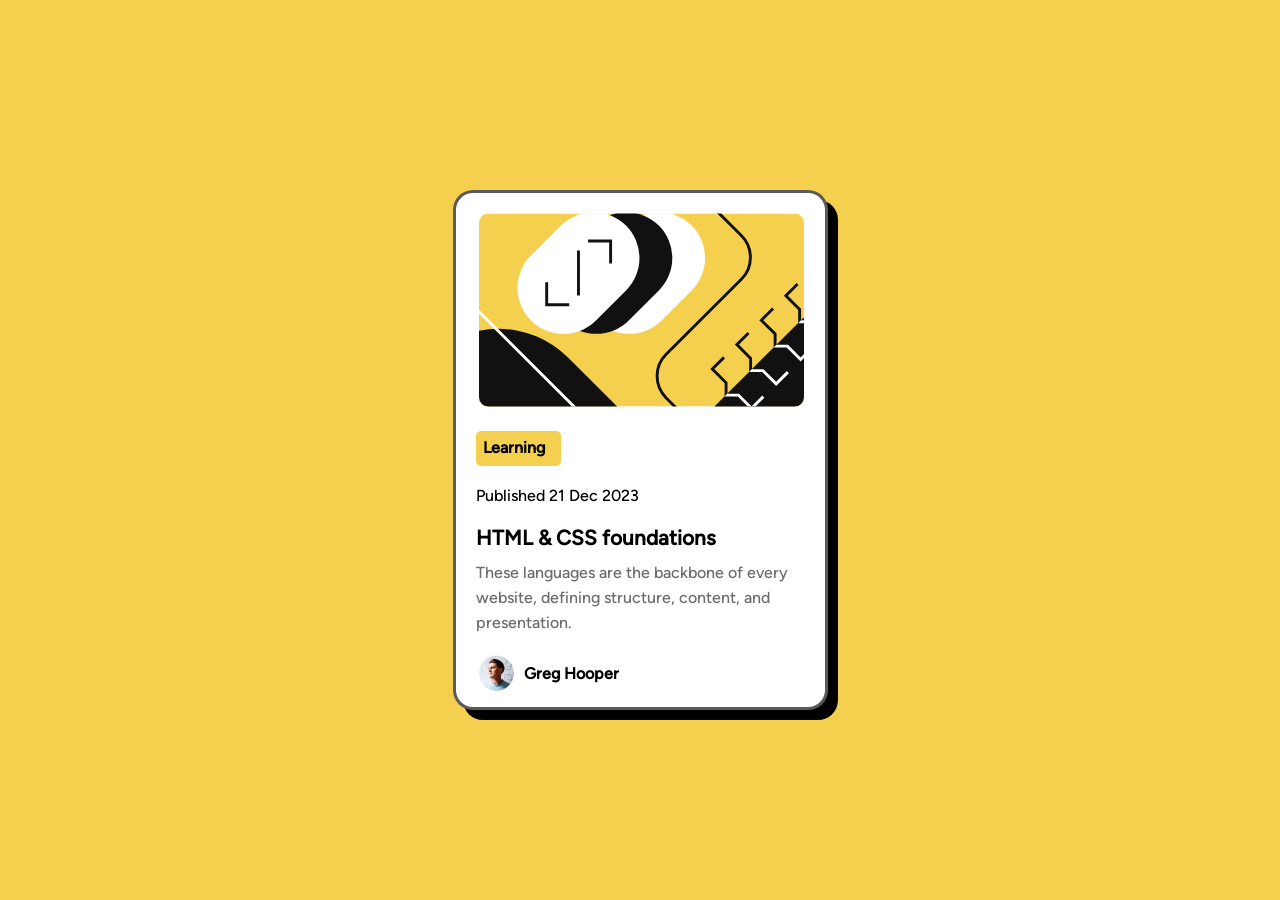
<file: Niveis/Newbie/Blog-Card/index.html>
<!doctype html>
<html lang="en">
  <head>
    <meta charset="UTF-8" />
    <meta name="viewport" content="width=device-width, initial-scale=1.0" />
    <!-- displays site properly based on user's device -->

    <link
      rel="icon"
      type="image/png"
      sizes="32x32"
      href="./assets/images/favicon-32x32.png"
    />

    <link rel="stylesheet" href="./assets/style/style.css" />

    <title>Frontend Mentor | Blog preview card</title>
    
  </head>
  <body>
    <main class="card">
      <img src="assets/images/illustration-article.svg" alt="" />
      <div class="top">
        <h2>Learning</h2>
        <p>Published 21 Dec 2023</p>
      </div>
      <div class="middle">
        <h1>HTML & CSS foundations</h1>
        <p>
          These languages are the backbone of every website, defining structure,
          content, and presentation.
        </p>
      </div>

      <div class="bottom">
        <img src="assets/images/image-avatar.webp" alt="" />
        <p>Greg Hooper</p>
      </div>
    </main>
  </body>
</html>
</file>
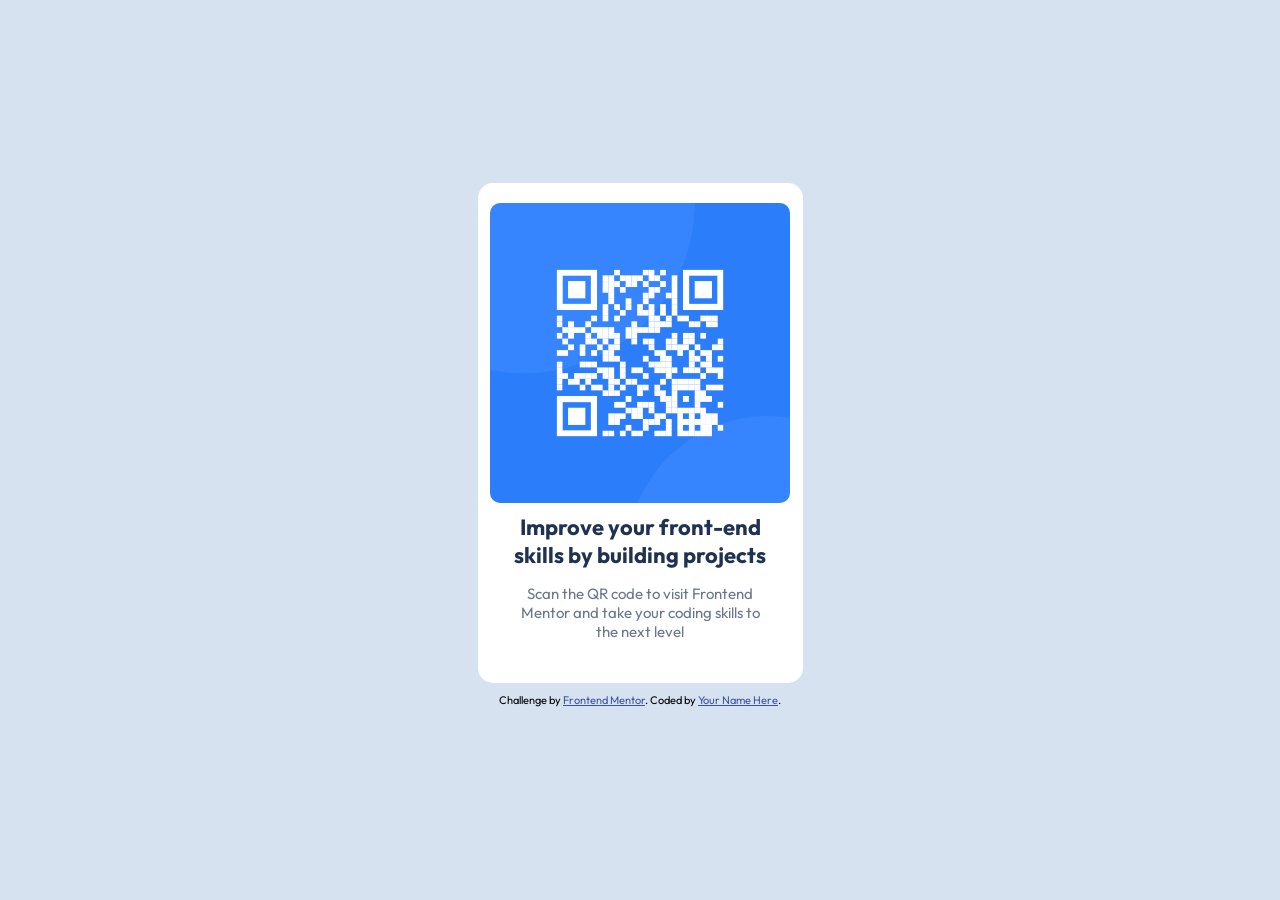
<file: Niveis/Newbie/Qr-code/index.html>
<!doctype html>
<html lang="en">
  <head>
    <meta charset="UTF-8" />
    <meta name="viewport" content="width=device-width, initial-scale=1.0" />
    <!-- displays site properly based on user's device -->

    <link
      rel="icon"
      type="image/png"
      sizes="32x32"
      href="./images/favicon-32x32.png"
    />

    <link rel="preconnect" href="https://fonts.googleapis.com" />
    <link rel="preconnect" href="https://fonts.gstatic.com" crossorigin />
    <link
      href="https://fonts.googleapis.com/css2?family=Outfit:wght@100..900&display=swap"
      rel="stylesheet"
    />

    <link rel="stylesheet" href="./style/style.css" />

    <title>Frontend Mentor | QR code component</title>

    <!-- Feel free to remove these styles or customise in your own stylesheet 👍 -->
  </head>
  <body>
    <main class="wrapper">
      <div class="box">
        <img src="images/image-qr-code.png" alt="" />

        <h1>Improve your front-end skills by building projects</h1>
        <p>
          Scan the QR code to visit Frontend Mentor and take your coding skills
          to the next level
        </p>

      </div>
    </main>

    <footer class="attribution">
      Challenge by
      <a href="https://www.frontendmentor.io?ref=challenge">Frontend Mentor</a>.
      Coded by <a href="#">Your Name Here</a>.
    </footer>
  </body>
</html>
</file>
<file: Niveis/Newbie/Blog-Card/assets/style/style.css>
*{
    margin: 0;
    padding: 0;
    box-sizing: border-box;
}

@font-face {
    font-family: "Figtree";
    src: url("../fonts/Figtree-VariableFont_wght.ttf") format("truetype");
    font-style: normal;
    font-weight: 500;
}


body{
    font-family: "Figtree", sans-serif;
    background-color: hsl(47, 88%, 63%);
    min-height:100vh;
    display: flex;
    flex-direction: column;
    align-items: center;
    justify-content: center;
}

main.card{
    background-color: hsl(0, 0%, 100%);
    width: 375px;
    height: 520px;
    border: solid rgba(0, 0, 0, 0.649);
    border-radius: 20px;
    box-shadow: 10px 10px 0px black;
}

main.card img{
    padding: 20px;
    margin-left: 3px;
    width: 365px;
    border-radius: 30px;
}

main.card  div.top h2{
    background-color: hsl(47, 88%, 63%);
    font-weight: 800;
    width: 85px;
    padding: 7px;
    margin-left: 20px;
    font-size: 1em;
    height: 35px;
    border-radius: 5px;
}

main.card div.top p{
    font-size: 16px;
    padding: 20px;
    color: black;
    font-weight: 500;
}

main.card div.middle h1{
    font-weight: 800;
    font-size: 1.3em;
    margin-left: 20px;
}

main.card div.middle p{
    padding-top: 10px;
    color: hsl(0, 0%, 42%);
    font-weight: 500;
    margin-left: 20px;
    line-height: 25px;
}

main.card div.bottom {
    display: flex;
    align-items: center;
    padding: 10px;
}

main.card div.bottom img{
    width: 55px;
    padding: 10px;
}

main.card div.bottom p{
    font-weight: 800;
    font-size: 16px;
}
</file>
<file: Niveis/Newbie/Qr-code/style/style.css>
* {
  margin: 0;
  padding: 0;
  box-sizing: border-box;
}

body {
  background-color: hsl(212, 45%, 89%);
  font-family: "Outfit";
  min-height: 100vh;
  display: flex;
  flex-direction: column;
  justify-content: center;
  align-items: center;
}

main.wrapper {
  background-color: white;
  padding: 20px;
  height: 500px;
  width: 325px;
  border-radius: 15px;
}

div.box {
  display: flex;
  flex-direction: column;
  align-items: center;
  justify-content: center;
}

div.box img {
  width: 300px;
  border-radius: 10px;
}

div.box h1 {
  font-weight: 700;
  font-size: 22px;
  text-align: center;
  padding-top: 10px;
  color: hsl(218, 44%, 22%);
}

div.box p {
  font-size: 15px;
  text-align: center;
  font-weight: 400;
  padding: 15px;
  color: hsl(216, 15%, 48%);
}

footer.attribution {
  font-size: 0.6875rem;
  text-align: center;
  padding: 10px;
}

footer.attribution a {
  color: hsl(228, 45%, 44%);
}
</file>
